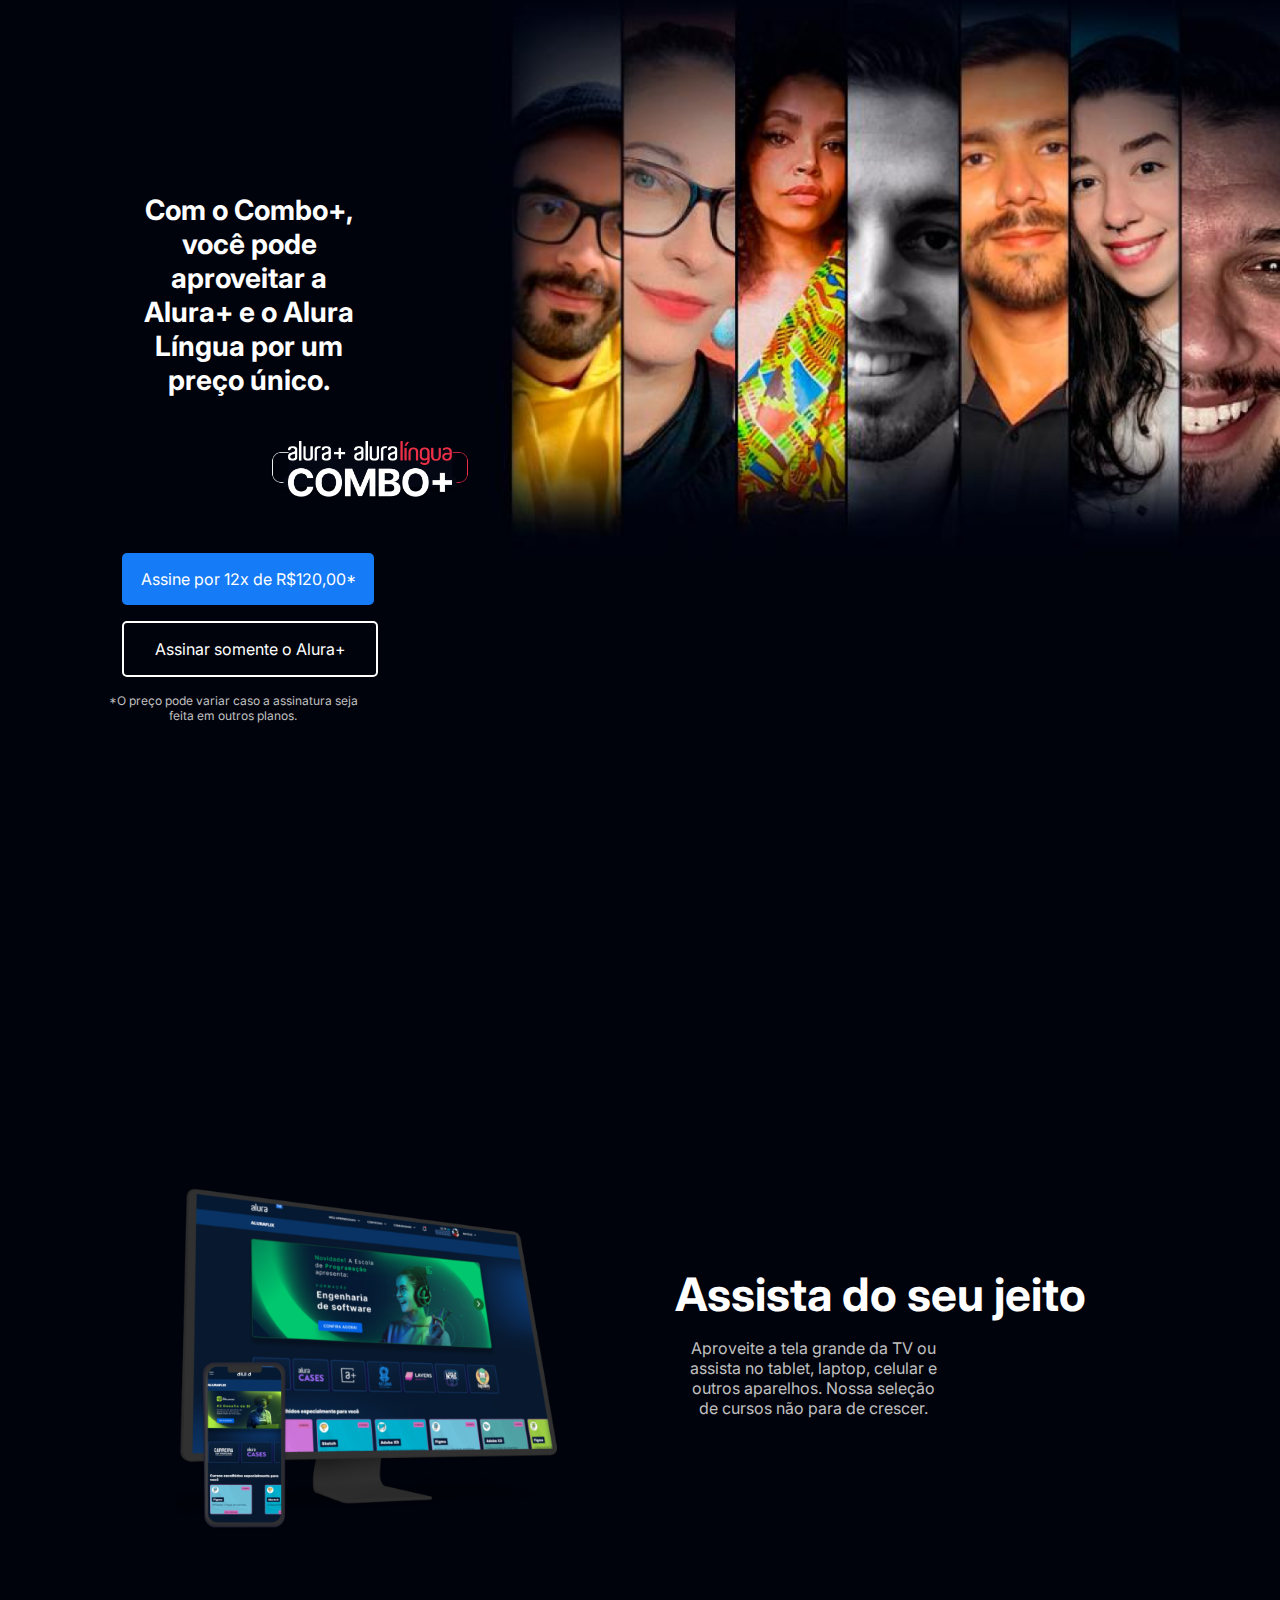
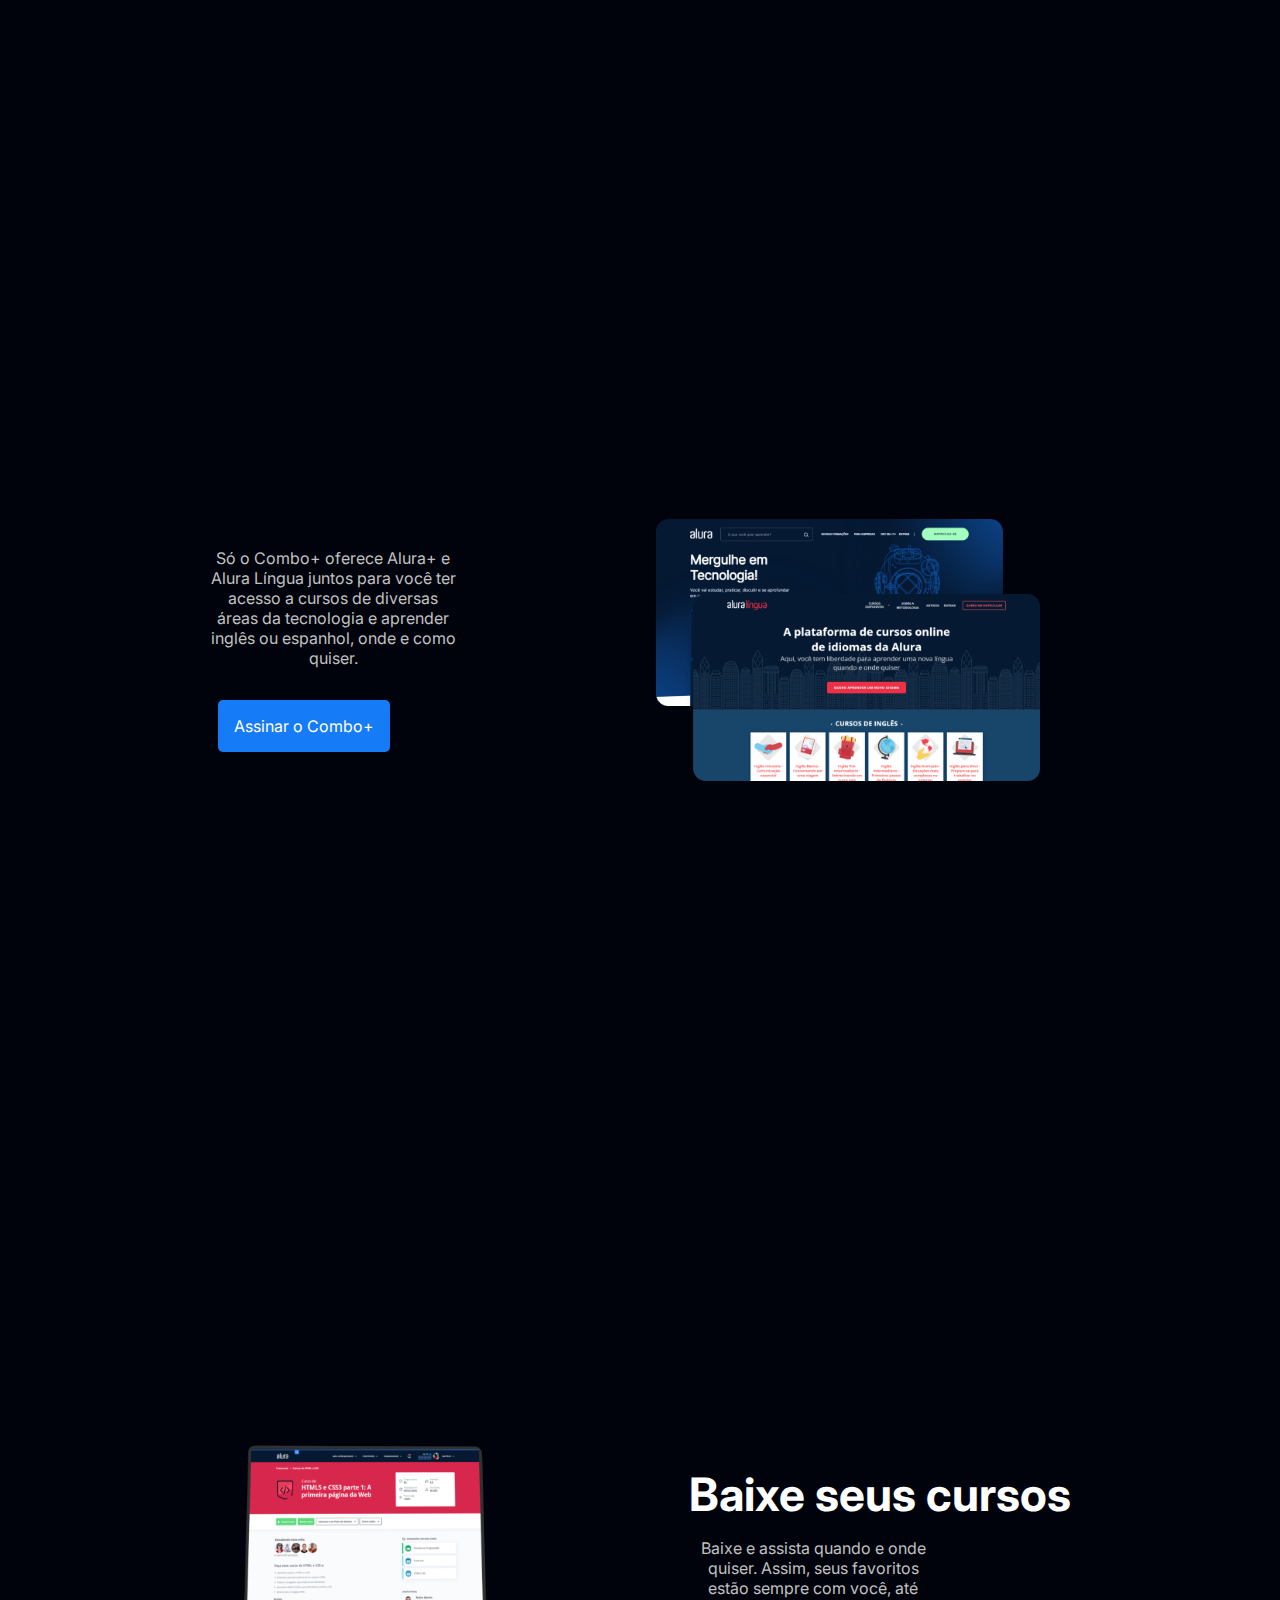
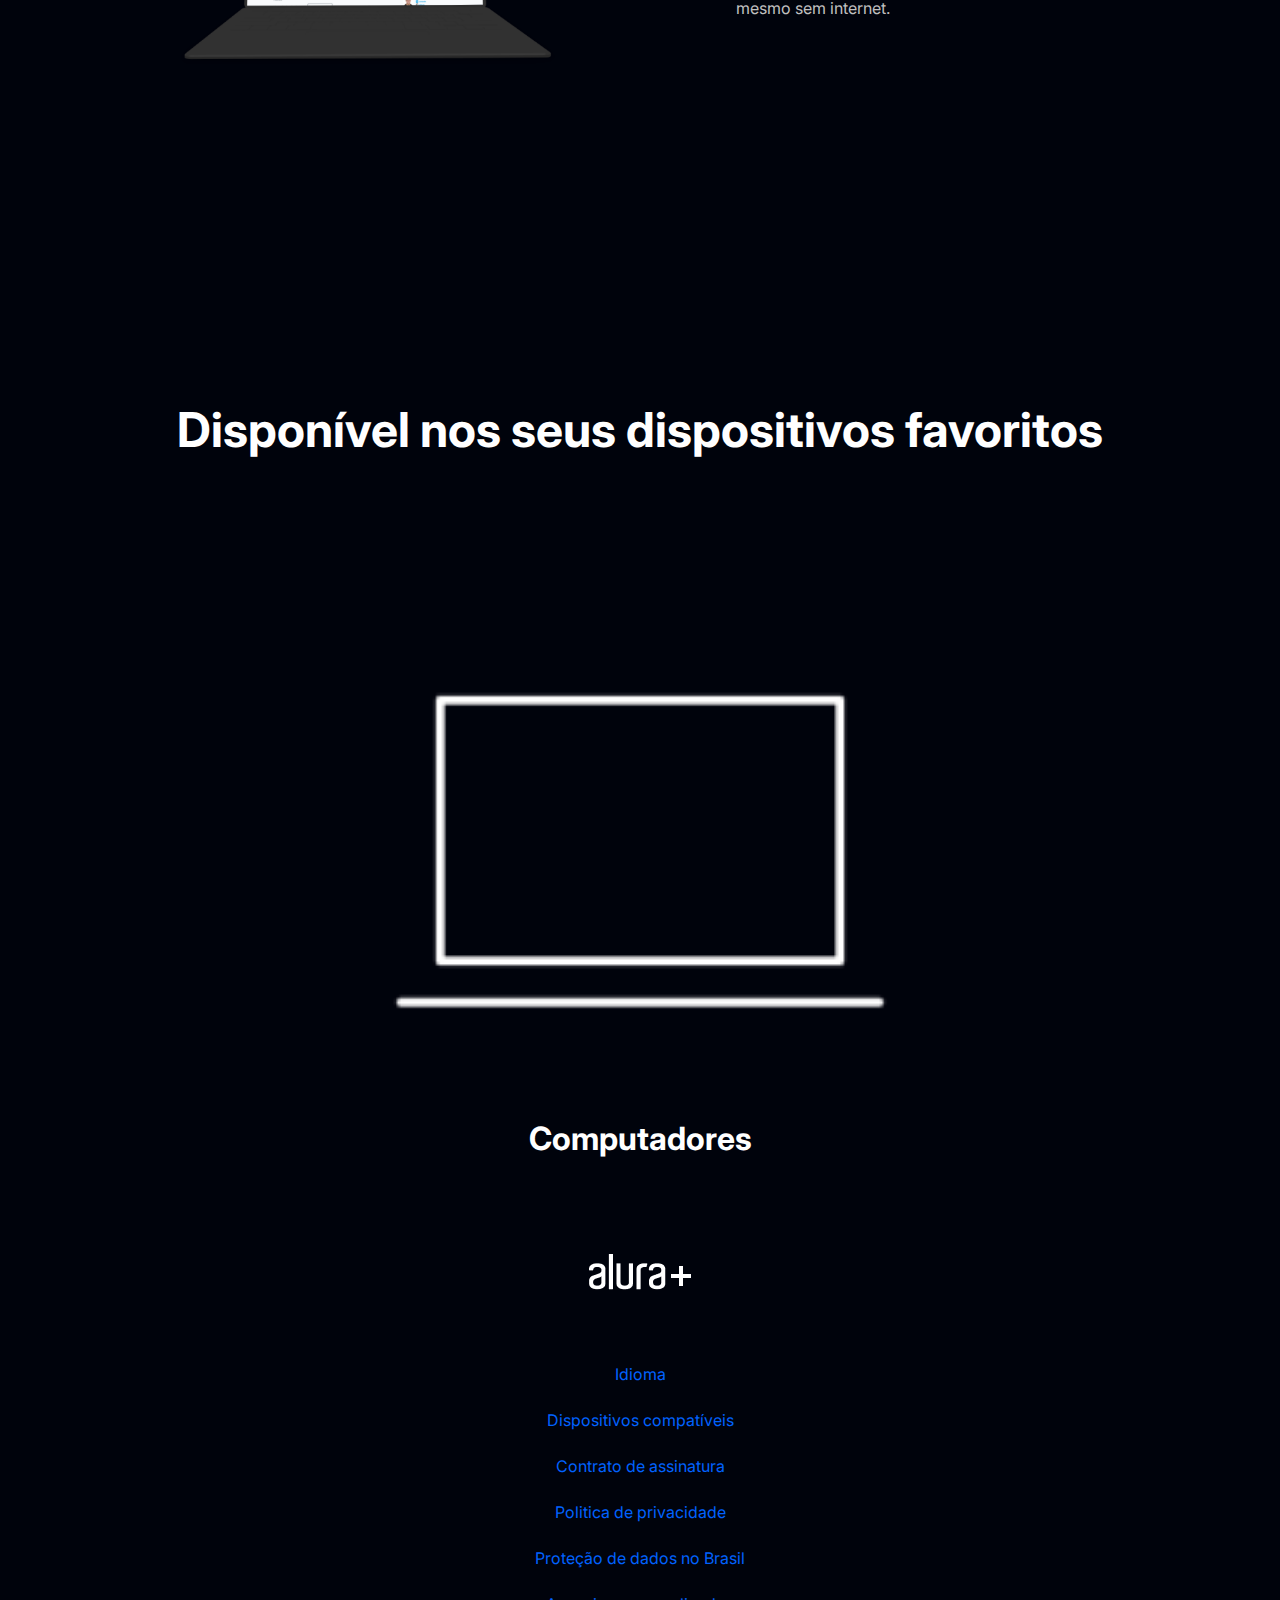
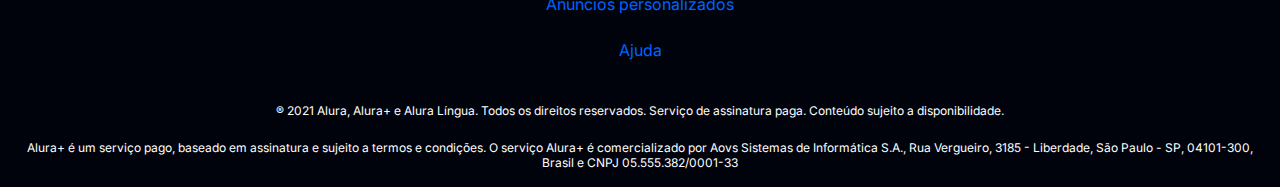
<file: index.html>
<!DOCTYPE html>
<html>

    <head>
        <title>Alura-plus</title>
        <meta charset="UTF-8">
        <meta name="viewport" content="width-device-width, initial-scale=1">
        <link rel="stylesheet" href="styles.css">
        <link rel="preconnect" href="https://fonts.googleapis.com"><link rel="preconnect" 
        href="https://fonts.gstatic.com" crossorigin><link href="https://fonts.googleapis.com/css2?family=Inter:wght@400;700&display=swap" rel="stylesheet">
    </head>

    <body>
        <section class="container principal">
            <div class="container__caixa">
                <h1 class="container__titulo">Com o Combo+, você pode aproveitar a Alura+ e o Alura Língua por um preço único.</h1>
                <img src="img/Combo.png" alt="O combo+ é a junção do alura+ e o alura lingua" class="container__imagem">
                <a href="https://www.alura.com.br/" class="container__botao">Assine por 12x de R$120,00*</a>
                <a href="https://www.alura.com.br/" class="container__botao botao_secundario">Assinar somente o Alura+</a>
                <p class="container__aviso">*O preço pode variar caso a assinatura seja feita em outros planos.</p>
            </div>
        </section>

        <section class="container secundario">
            <img src="img/Plataformas.png" alt="Um monitor e um celular com o alura plus aberto" class="secundario__imagem">
            <div class="container__descricao">
                <h2 class="descricao__titulo">Assista do seu jeito</h2>
                <p class="descricao__texto">Aproveite a tela grande da TV ou assista no tablet, laptop, celular e outros aparelhos. 
                    Nossa seleção de cursos não para de crescer.</p>
            </div>    
        </section>

        <section class="container secundario">
            <div class="container__descricao">
                <p class="descricao__texto">Só o Combo+ oferece Alura+ e Alura Língua juntos para você ter acesso a cursos de diversas áreas 
                    da tecnologia e aprender inglês ou espanhol, onde e como quiser.</p>
                <a href="https://www.alura.com.br/" class="container__botao secundario__botao">Assinar o Combo+</a>  
            </div>
                <img src="img/Telas.png" alt="Tela do alura plus e do alura lingua" class="secundario__imagem">  
                
        </section>

        <section class="container secundario">
            <img src="img/Notebook.png" alt="Imagem de um notebook" class="secundario__imagem">
            <div class="container__descricao">
                <h2 class="descricao__titulo">Baixe seus cursos</h2>
                <p class="descricao__texto">Baixe e assista quando e onde quiser. Assim, seus favoritos estão sempre com você, 
                    até mesmo sem internet.</p>
            </div>
         </section>

         <section class="dispositivos">
            <h2 class="dispositivos__titulo">Disponível nos seus dispositivos favoritos</h2>
            <ul class="dispositivos__lista">
                <li class="icones__li">
                    <img class="icones" src="img/tv.png" alt="ícone de televisão">
                    <h3 class="lista__item">TV</h3>
                </li>
                <li class="icones__li">
                    <img class="icones" src="img/computador.png" alt="ícone do computador">
                    <h3 class="lista__item">Computadores</h3>
                </li>
                <li class="icones__li">
                    <img class="icones" src="img/celular.png" alt="ícone do celular">
                    <h3 class="lista__item">Celulares e Tablets</h3>
                </li>
            </ul>
         </section>

         <footer>
            <div class="rodape">
                <img src="img/Logo.png" alt="Alura+" class="rodape__logo">
            </div>
            <ul class="lista__link">
                <li class="lista__link">
                    <a href="#" class="link__ancora">Idioma</a>
                </li>
                <li class="lista__link">
                    <a href="#" class="link__ancora">Dispositivos compatíveis</a>
                </li>
                <li class="lista__link">
                    <a href="#" class="link__ancora">Contrato de assinatura</a>
                </li>
                <li class="lista__link">
                    <a href="#" class="link__ancora">Politica de privacidade</a>
                </li>
                <li class="lista__link">
                    <a href="#" class="link__ancora">Proteção de dados no Brasil</a>
                </li>
                <li class="lista__link">
                    <a href="#" class="link__ancora">Anuncios personalizados</a>
                </li>
                <li class="lista__link">
                    <a href="#" class="link__ancora">Ajuda</a>
                </li>
            </ul>
            <p class="rodape__texto">® 2021 Alura, Alura+ e Alura Língua. Todos os direitos reservados. 
                Serviço de assinatura paga. Conteúdo sujeito a disponibilidade.</p>
            <p class="rodape__texto">Alura+ é um serviço pago, baseado em assinatura e sujeito a termos e condições.
                 O serviço Alura+ é comercializado por Aovs Sistemas de Informática S.A., Rua Vergueiro, 3185 - Liberdade,
                  São Paulo - SP, 04101-300, Brasil e CNPJ 05.555.382/0001-33</p>
         </footer>
    </body>

</html>
</file>
<file: styles.css>
:root {
    --branco-principal: #FFFFFF;
    --cinza-secundario: #C0C0C0;
    --botao-azul: #167BF7;
    --cor-de-fundo: #00030C;
    --fonte-principal: 'Inter';
    --botao-azul-efeito: #3c91fa;
}

body {
    background-color: var(--cor-de-fundo);
    color: var(--branco-principal);
    font-family: var(--fonte-principal);
    font-size: 16px;
    font-weight: 400;
}

* {
    margin: 0;
    padding: 0;
}

.container {
    display: flex;
    justify-content: center;
    align-items: center;
    flex-direction: column;
}

.container__titulo {
    font-size: 16px;
    font-weight: 700;
    text-align: center;
    margin: 1em;
    max-width: 250px;
}

.container__aviso {
    font-size: 14px;
    color: var(--cinza-secundario);
    max-width: 250px;
    text-align: center;
    margin: 1em;
}

.container__imagem {
    width: 200px;
    left: 50px;
    position: relative;
}

.secundario__imagem {
    width: 200px;
    padding: 1em;
}

.descricao__titulo {
    font-size: 18px;
    text-align: center;
}

.descricao__texto {
    font-size: 14px;
    max-width: 250px;
    text-align: center;
    margin: 1em;
}

.container__botao {
    left: 10px;
    text-align: center;
    position: relative;
    background-color: var(--botao-azul);
    border-radius: 5px;
    padding: 0.5em;
    color: var(--branco-principal);
    display: block;
    text-decoration: none;
    margin: 1em 1em;
    max-width: 220px;
}

.dispositivos__titulo {
    text-align: center;
    font-size: 18px;
    color: var(--branco-principal);
}

.icones__li {
    display: flex;
    flex-direction: column;
    align-items: center;
    justify-content: center;
}

.icones {
    width: 80vw;
}

.rodape {
    display: flex;
    justify-content: center;
    align-items: center;
    padding: 1em;
}

.lista__link {
    display: flex;
    flex-direction: column;
    justify-content: center;
    align-items: center;
    padding: 0.5em;
}

.link__ancora {
    text-decoration: none;
    color: var(--branco-principal);
}

.rodape__texto {
    font-size: 12px;
    padding: 1em;
    text-align: center;
}

@media screen and (min-width: 1024px) {   
    .principal {
        background-image: url("img/Background.png");
        background-repeat: no-repeat;
        background-size: contain;
        align-items: center;
        text-align: center;
    }
    
    .container {
        height: 100vh;
        display: grid;
        grid-template-columns: 50% 50%;
    }
    
    .container__botao {
        background-color: var(--botao-azul);
        border-radius: 5px;
        padding: 1em;
        color: var(--branco-principal);
        display: block;
        text-decoration: none;
        margin-bottom: 1em;
    }
    
    .botao_secundario {
        background-color: transparent;
        border: 2px solid var(--branco-principal);
    }
    
    .container__aviso {
        font-size: 12px;
        color: var(--cinza-secundario);
    }
    
    .container__titulo {
        font-size: 28px;
        font-weight: 700;
    }
    
    .container__imagem {
        margin: 1em 0 2em 0;
    }
    
    .container__caixa {
        margin: 0 6em;
    }
    
    .secundario__imagem {
        width: 80%;
    }
    
    .secundario {
        align-items: center;
        margin: 0 10em;
    }
    
    .descricao__titulo {
        font-weight: 700;
        font-size: 46px;
        color: var(--branco-principal);
        margin-bottom: 0.1em;
    }
    
    .descricao__texto {
        color: var(--cinza-secundario);
        font-size: 16px;
    }
    
    .secundario__botao {
        display:inline-block;
        margin-top: 1em;
    }
    
    .container__descricao {
        padding: 2em;
    }
    
    .dispositivos__lista {
        display: flex;
        justify-content: center;
        list-style-type: none;
        margin: 5em 0;
    }
    
    .dispositivos {
        text-align: center;
    }
    
    .dispositivos__titulo {
        font-size: 48px;
        color: var(--branco-principal);
    }
    
    .lista__item {
        font-size: 32px;
        color: var(--branco-principal);
    }
    
    .lista__link {
        display: flex;
        padding: 13px;
        color: var(--branco-principal);
    }
    
    .link__ancora {
        text-decoration: none;
        color: #0062ff;
    }
    
    .rodape {
        display: flex;
        justify-content: center;
    }
    
    .rodape__logo {
        margin-bottom: 2em;
    }
       
    
    .rodape__texto {
        margin: 1em;
        padding: 5px;
        text-align: center;
    }
    
    .lista__link a:hover {
        color: var(--botao-azul)
    }
    
    .lista__link a:active {
        color: green;
    }
    
    .container__botao:hover {
        background-color: var(--botao-azul-efeito);
        color: var(--cor-de-fundo);
    }
    
}
</file>
